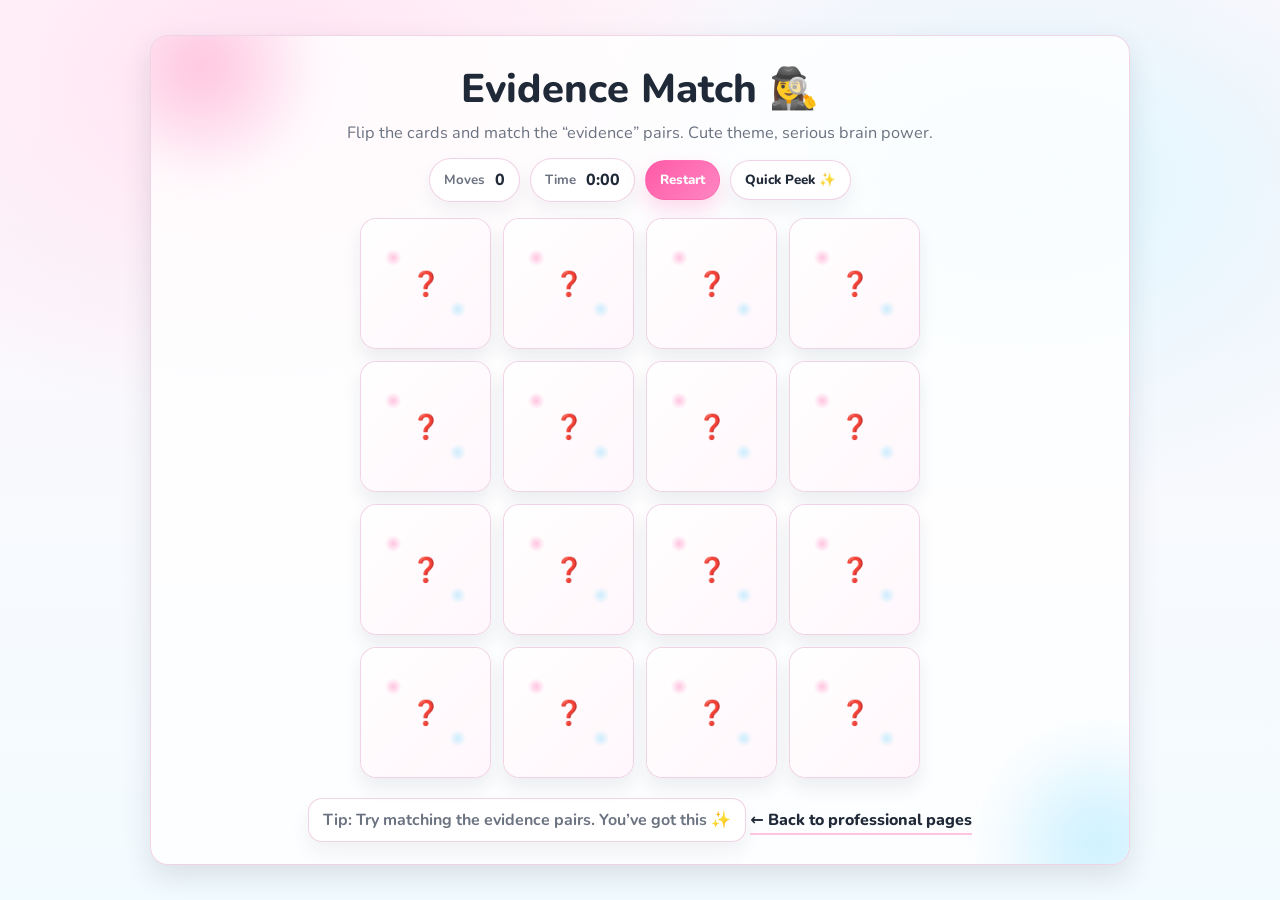
<file: game.html>
<!DOCTYPE html>
<html lang="en">
<head>
  <meta charset="UTF-8" />
  <meta name="viewport" content="width=device-width, initial-scale=1.0" />
  <title>Evidence Match 🕵️‍♀️ | Cute True Crime Memory Game</title>

  <!-- Cute Google Font (optional, safe to remove if you want offline only) -->
  <link rel="preconnect" href="https://fonts.googleapis.com">
  <link rel="preconnect" href="https://fonts.gstatic.com" crossorigin>
  <link href="https://fonts.googleapis.com/css2?family=Nunito:wght@400;600;800&display=swap" rel="stylesheet">

  <style>
    :root{
      --bg1:#fff7fb;
      --bg2:#f2fbff;
      --ink:#1f2937;
      --muted:#6b7280;
      --card:#ffffffcc;
      --border:#f0cfe4;
      --accent:#ff5aa5;
      --accent2:#6ad7ff;
      --shadow: 0 12px 28px rgba(31,41,55,.12);
      --radius: 18px;
    }

    *{ box-sizing:border-box; }
    html{ scroll-behavior:smooth; }
    body{
      margin:0;
      font-family: "Nunito", system-ui, -apple-system, Segoe UI, Roboto, Arial, sans-serif;
      color:var(--ink);
      background:
        radial-gradient(900px 600px at 20% 10%, #ffe3f2 0%, transparent 55%),
        radial-gradient(900px 600px at 80% 20%, #dff6ff 0%, transparent 55%),
        linear-gradient(180deg, var(--bg1), var(--bg2));
      min-height:100vh;
      display:flex;
      align-items:center;
      justify-content:center;
      padding:24px;
      text-align:center;
    }

    .app{
      width:min(980px, 96vw);
      background:var(--card);
      border:1px solid rgba(240,207,228,.9);
      border-radius:var(--radius);
      box-shadow:var(--shadow);
      padding:22px;
      position:relative;
      overflow:hidden;
    }

    /* cute sparkles */
    .app:before, .app:after{
      content:"";
      position:absolute;
      width:280px; height:280px;
      border-radius:50%;
      filter: blur(18px);
      opacity:.35;
      z-index:0;
    }
    .app:before{
      background: radial-gradient(circle, var(--accent) 0%, transparent 60%);
      top:-110px; left:-90px;
    }
    .app:after{
      background: radial-gradient(circle, var(--accent2) 0%, transparent 60%);
      bottom:-120px; right:-110px;
    }

    .content{ position:relative; z-index:1; }

    h1{
      margin:4px 0 6px;
      font-size: clamp(26px, 3.6vw, 40px);
      font-weight:800;
      letter-spacing:.2px;
    }
    .subtitle{
      margin:0 auto 14px;
      max-width: 62ch;
      color:var(--muted);
      font-size: 1.02rem;
    }

    .topbar{
      display:flex;
      gap:10px;
      flex-wrap:wrap;
      align-items:center;
      justify-content:center;
      margin:14px 0 16px;
    }

    .pill{
      background:#fff;
      border:1px solid rgba(240,207,228,.9);
      border-radius:999px;
      padding:10px 14px;
      display:flex;
      align-items:center;
      gap:10px;
      box-shadow: 0 8px 18px rgba(31,41,55,.06);
      font-weight:700;
    }
    .pill span{
      font-weight:800;
      color:var(--ink);
    }
    .pill small{
      color:var(--muted);
      font-weight:700;
    }

    button{
      font-family:inherit;
      border:none;
      cursor:pointer;
    }

    .btn{
      border-radius:999px;
      padding:10px 14px;
      font-weight:800;
      background: linear-gradient(135deg, var(--accent), #ff86c2);
      color:white;
      box-shadow: 0 10px 20px rgba(255,90,165,.22);
      border:1px solid rgba(255,90,165,.25);
      transition: transform .12s ease, filter .12s ease;
    }
    .btn:hover{ transform: translateY(-1px); filter: brightness(1.02); }
    .btn:active{ transform: translateY(0px); }

    .btn-ghost{
      background: #ffffff;
      color: var(--ink);
      border:1px solid rgba(240,207,228,.9);
      box-shadow: 0 10px 20px rgba(31,41,55,.06);
    }

    .board{
      display:grid;
      grid-template-columns: repeat(4, minmax(0, 1fr));
      gap:12px;
      margin: 10px auto 8px;
      width: min(560px, 94%);
    }
    @media (max-width: 520px){
      .board{ grid-template-columns: repeat(3, minmax(0, 1fr)); }
    }

    .card{
      aspect-ratio: 1 / 1;
      border-radius: 16px;
      border: 1px solid rgba(240,207,228,.9);
      background: rgba(255,255,255,.85);
      box-shadow: 0 10px 18px rgba(31,41,55,.08);
      position:relative;
      transform-style: preserve-3d;
      transition: transform .28s ease;
      user-select:none;
      outline:none;
    }
    .card:focus{
      box-shadow: 0 0 0 4px rgba(106,215,255,.35), 0 10px 18px rgba(31,41,55,.08);
    }

    .card-inner{
      position:absolute; inset:0;
      display:grid;
      place-items:center;
      font-size: clamp(26px, 3.8vw, 40px);
      border-radius: 16px;
      backface-visibility: hidden;
    }

    .front{
      transform: rotateY(180deg);
      background: rgba(255,255,255,.92);
    }

    .back{
      background:
        radial-gradient(14px 14px at 25% 30%, rgba(255,90,165,.35) 0%, transparent 60%),
        radial-gradient(14px 14px at 75% 70%, rgba(106,215,255,.35) 0%, transparent 60%),
        linear-gradient(135deg, #fff, #fff6fb);
      font-size: 24px;
    }

    .card.flipped{ transform: rotateY(180deg); }
    .card.matched{
      border-color: rgba(106,215,255,.8);
      box-shadow: 0 10px 22px rgba(106,215,255,.16);
    }

    .hint{
      margin:10px 0 0;
      color:var(--muted);
      font-size:.95rem;
    }

    .toast{
      margin: 12px auto 0;
      display:inline-block;
      padding:10px 14px;
      border-radius:14px;
      background:#fff;
      border:1px solid rgba(240,207,228,.9);
      box-shadow: 0 10px 20px rgba(31,41,55,.06);
      color:var(--muted);
      font-weight:700;
    }

    /* Win modal */
    .modal{
      position:fixed; inset:0;
      display:none;
      align-items:center;
      justify-content:center;
      padding:20px;
      background: rgba(17,24,39,.25);
      backdrop-filter: blur(6px);
      z-index:50;
    }
    .modal.show{ display:flex; }

    .modal-card{
      width:min(520px, 92vw);
      background:#fff;
      border-radius:22px;
      border:1px solid rgba(240,207,228,.9);
      box-shadow: 0 18px 40px rgba(31,41,55,.22);
      padding:18px;
      text-align:center;
    }
    .modal-card h2{
      margin:6px 0 6px;
      font-size: 1.6rem;
      font-weight:800;
    }
    .modal-card p{ margin:0 0 14px; color:var(--muted); font-weight:700; }

    .modal-actions{
      display:flex;
      justify-content:center;
      gap:10px;
      flex-wrap:wrap;
      margin-top:10px;
    }

    a.backlink{
      display:inline-block;
      margin-top: 14px;
      color: var(--ink);
      font-weight:800;
      text-decoration:none;
      border-bottom: 2px solid rgba(255,90,165,.35);
      padding-bottom:2px;
    }
    a.backlink:hover{
      border-bottom-color: rgba(255,90,165,.7);
    }
  </style>
</head>

<body>
  <div class="app" role="application" aria-label="Evidence Match Memory Game">
    <div class="content">
      <h1>Evidence Match 🕵️‍♀️</h1>
      <p class="subtitle">
        Flip the cards and match the “evidence” pairs. Cute theme, serious brain power.
      </p>

      <div class="topbar">
        <div class="pill" aria-live="polite"><small>Moves</small> <span id="moves">0</span></div>
        <div class="pill" aria-live="polite"><small>Time</small> <span id="time">0:00</span></div>
        <button class="btn" id="restartBtn" type="button">Restart</button>
        <button class="btn btn-ghost" id="peekBtn" type="button" title="Shows all cards briefly">
          Quick Peek ✨
        </button>
      </div>

      <div class="board" id="board" aria-label="Game board"></div>

      <div class="toast" id="status">
        Tip: Use keyboard too — Tab to a card, Enter/Space to flip.
      </div>

      <!-- Optional link back to your professional pages -->
      <a class="backlink" href="index.html">← Back to professional pages</a>
    </div>
  </div>

  <!-- Win Modal -->
  <div class="modal" id="winModal" aria-hidden="true">
    <div class="modal-card">
      <div style="font-size:40px;">🎀🔎🎉</div>
      <h2>Case Closed!</h2>
      <p id="winText">You matched everything.</p>
      <div class="modal-actions">
        <button class="btn" id="playAgainBtn" type="button">Play Again</button>
        <button class="btn btn-ghost" id="closeModalBtn" type="button">Close</button>
      </div>
    </div>
  </div>

  <script>
    // -----------------------------
    // Cute True Crime Evidence Match
    // -----------------------------

    const boardEl = document.getElementById("board");
    const movesEl = document.getElementById("moves");
    const timeEl  = document.getElementById("time");
    const statusEl = document.getElementById("status");

    const restartBtn = document.getElementById("restartBtn");
    const peekBtn = document.getElementById("peekBtn");

    const winModal = document.getElementById("winModal");
    const winText = document.getElementById("winText");
    const playAgainBtn = document.getElementById("playAgainBtn");
    const closeModalBtn = document.getElementById("closeModalBtn");

    // 8 pairs = 16 cards (nice for a 4x4 board)
    const EVIDENCE = ["🔎","📁","🧤","🕵️‍♀️","🧬","📌","🗝️","🧾"];

    let firstCard = null;
    let secondCard = null;
    let lockBoard = false;

    let moves = 0;
    let matches = 0;

    let timerId = null;
    let startTime = null;
    let timerRunning = false;

    function shuffle(array){
      for(let i = array.length - 1; i > 0; i--){
        const j = Math.floor(Math.random() * (i + 1));
        [array[i], array[j]] = [array[j], array[i]];
      }
      return array;
    }

    function formatTime(ms){
      const totalSec = Math.floor(ms / 1000);
      const min = Math.floor(totalSec / 60);
      const sec = totalSec % 60;
      return `${min}:${String(sec).padStart(2,"0")}`;
    }

    function startTimer(){
      if (timerRunning) return;
      timerRunning = true;
      startTime = Date.now();
      timerId = setInterval(() => {
        timeEl.textContent = formatTime(Date.now() - startTime);
      }, 250);
    }

    function stopTimer(){
      timerRunning = false;
      clearInterval(timerId);
      timerId = null;
    }

    function setStatus(msg){
      statusEl.textContent = msg;
    }

    function createCard(symbol){
      const card = document.createElement("button");
      card.className = "card";
      card.type = "button";
      card.setAttribute("aria-label", "Hidden card");
      card.dataset.symbol = symbol;

      const back = document.createElement("div");
      back.className = "card-inner back";
      back.textContent = "❓";

      const front = document.createElement("div");
      front.className = "card-inner front";
      front.textContent = symbol;

      card.appendChild(back);
      card.appendChild(front);

      // Click + keyboard support
      card.addEventListener("click", () => flipCard(card));
      card.addEventListener("keydown", (e) => {
        if (e.key === "Enter" || e.key === " ") {
          e.preventDefault();
          flipCard(card);
        }
      });

      return card;
    }

    function buildBoard(){
      boardEl.innerHTML = "";

      const deck = shuffle([...EVIDENCE, ...EVIDENCE]); // 16 cards
      deck.forEach(symbol => boardEl.appendChild(createCard(symbol)));

      // reset state
      firstCard = null;
      secondCard = null;
      lockBoard = false;
      moves = 0;
      matches = 0;
      movesEl.textContent = moves;

      stopTimer();
      timeEl.textContent = "0:00";

      setStatus("Tip: Try matching the evidence pairs. You’ve got this ✨");
    }

    function flipCard(card){
      if (lockBoard) return;
      if (card.classList.contains("flipped")) return;
      if (card.classList.contains("matched")) return;

      startTimer();

      card.classList.add("flipped");
      card.setAttribute("aria-label", `Card: ${card.dataset.symbol}`);

      if (!firstCard){
        firstCard = card;
        setStatus("Nice! Now find its match.");
        return;
      }

      secondCard = card;
      lockBoard = true;

      moves++;
      movesEl.textContent = moves;

      checkMatch();
    }

    function checkMatch(){
      const isMatch = firstCard.dataset.symbol === secondCard.dataset.symbol;

      if (isMatch){
        firstCard.classList.add("matched");
        secondCard.classList.add("matched");
        matches++;

        setStatus("Match found! 🔎✨ Keep going!");

        resetTurn();

        if (matches === EVIDENCE.length){
          // Win!
          setTimeout(showWin, 450);
        }
      } else {
        setStatus("Not a match—try again 💗");
        setTimeout(() => {
          firstCard.classList.remove("flipped");
          secondCard.classList.remove("flipped");
          firstCard.setAttribute("aria-label", "Hidden card");
          secondCard.setAttribute("aria-label", "Hidden card");
          resetTurn();
        }, 750);
      }
    }

    function resetTurn(){
      [firstCard, secondCard] = [null, null];
      lockBoard = false;
    }

    function showWin(){
      stopTimer();
      const finalTime = timeEl.textContent;
      winText.textContent = `You solved the case in ${moves} moves and ${finalTime}. 🎉`;
      winModal.classList.add("show");
      winModal.setAttribute("aria-hidden", "false");
    }

    function closeWin(){
      winModal.classList.remove("show");
      winModal.setAttribute("aria-hidden", "true");
    }

    function quickPeek(){
      if (lockBoard) return;
      const cards = [...document.querySelectorAll(".card")];
      lockBoard = true;

      cards.forEach(c => {
        if (!c.classList.contains("matched")) c.classList.add("flipped");
      });

      setStatus("Quick peek! Memorize fast ✨");

      setTimeout(() => {
        cards.forEach(c => {
          if (!c.classList.contains("matched")) c.classList.remove("flipped");
        });
        lockBoard = false;
        setStatus("Okay! Now match the evidence 💗");
      }, 900);
    }

    // Buttons
    restartBtn.addEventListener("click", buildBoard);
    peekBtn.addEventListener("click", quickPeek);
    playAgainBtn.addEventListener("click", () => { closeWin(); buildBoard(); });
    closeModalBtn.addEventListener("click", closeWin);

    // Close modal on background click
    winModal.addEventListener("click", (e) => {
      if (e.target === winModal) closeWin();
    });

    // Init
    buildBoard();
  </script>
</body>
</html>
</file>
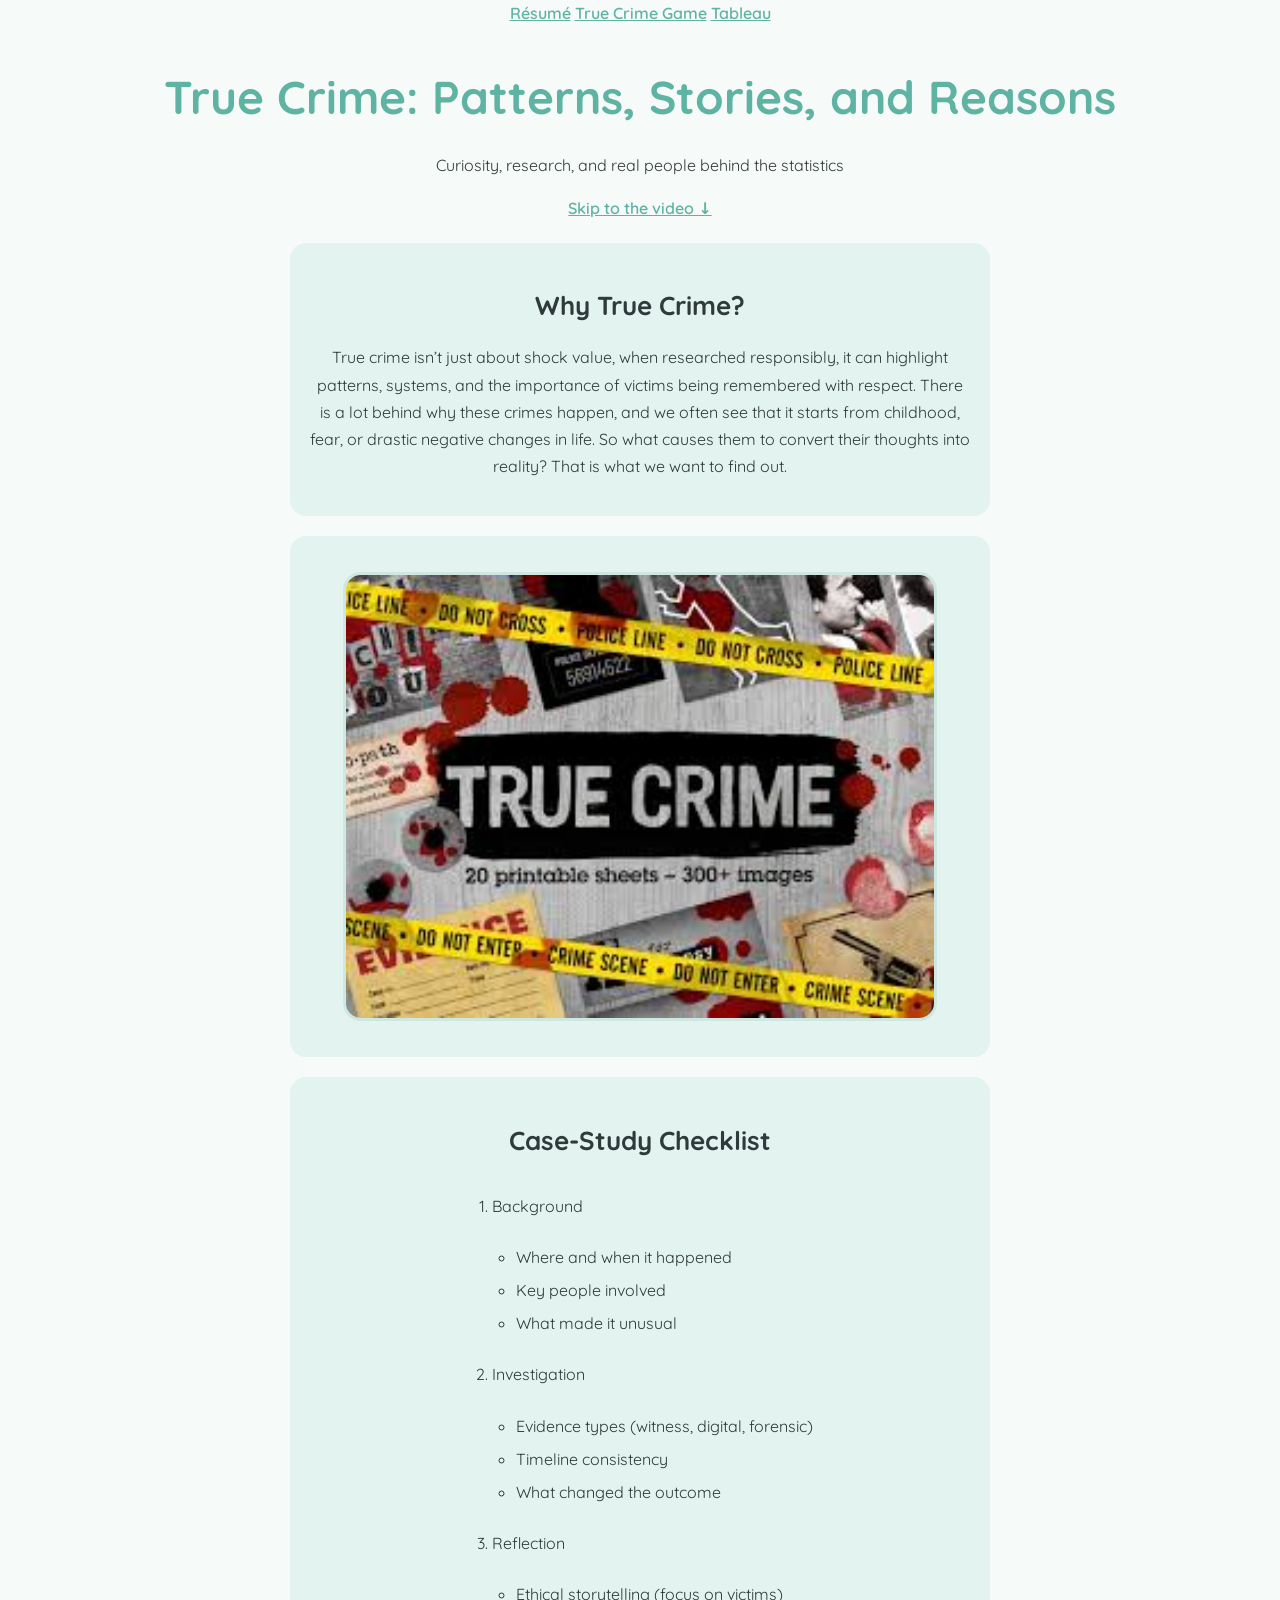
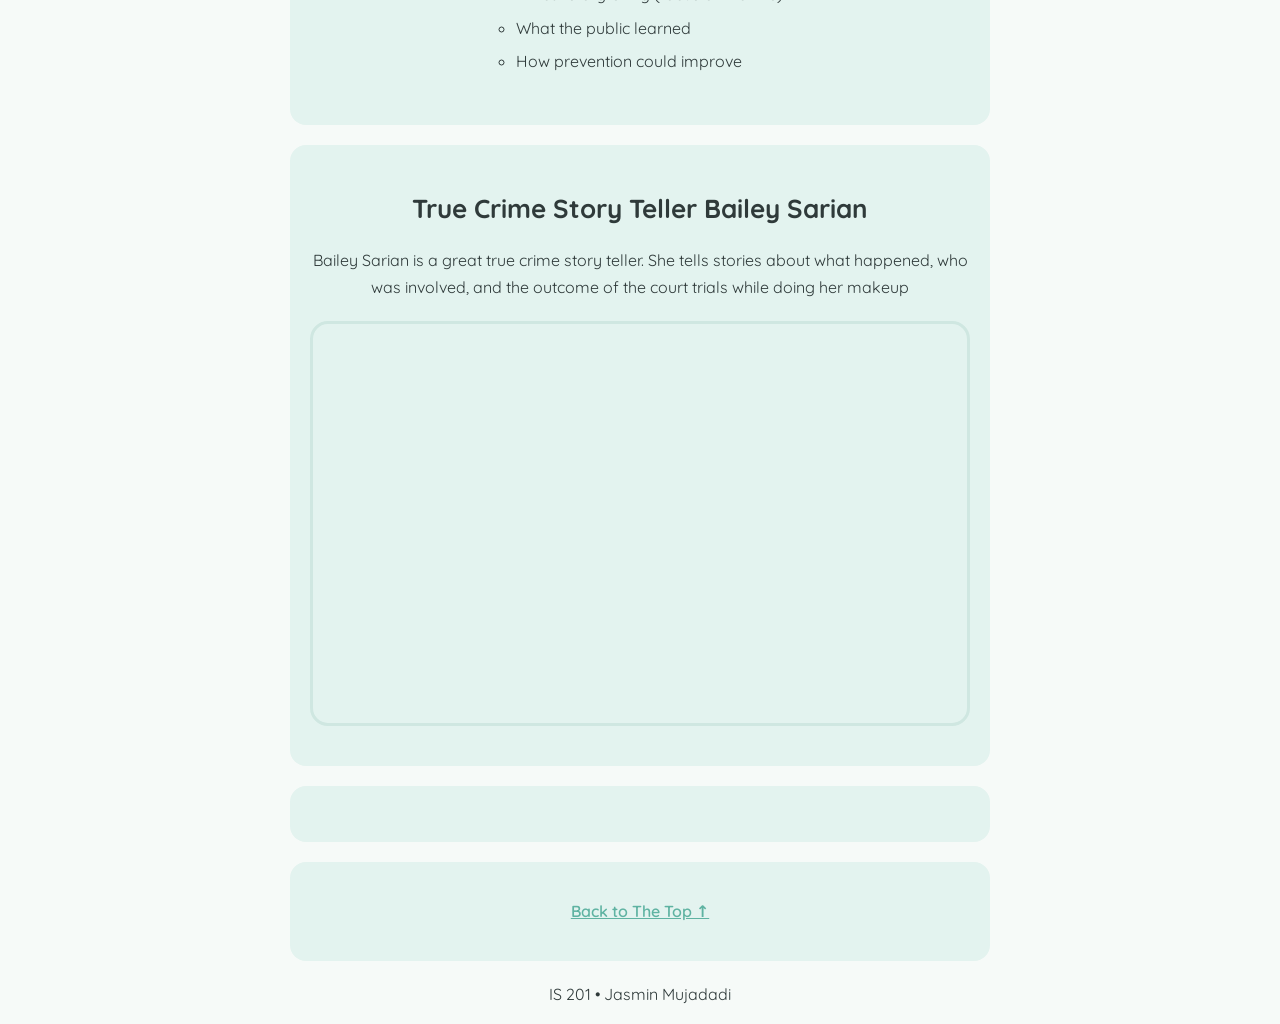
<file: scratch.html>
<!doctype html>
<html lang="en">
<head>
  <meta charset="UTF-8" />
  <meta name="viewport" content="width=device-width, initial-scale=1" />
  <title>True Crime</title>

  <!-- Link to your custom stylesheet -->
   <link href="css/scratch.css" rel="stylesheet" />
   <link rel="preconnect" href="https://fonts.googleapis.com">
<link rel="preconnect" href="https://fonts.gstatic.com" crossorigin>
<link href="https://fonts.googleapis.com/css2?family=Quicksand:wght@400;600;700&display=swap" rel="stylesheet">
<link rel="stylesheet" href="scratch.css">

</head>

<body>
  <!-- DIV #1: Page wrapper -->
  <div class="page">

    <!-- Top Nav (links back to your professional pages) -->
    <div class="topbar">
      <div class="topbar-inner">
        <!--<a class="brand" href="#top">Jasmin Mujadadi</a>-->
        <div class="navlinks">
          <a href="index.html">Résumé</a>
          <a href="game.html">True Crime Game</a>
          <a href="#tableau">Tableau</a>
          <!--LINKS
        </div>
      </div>
    </div>

    <!-DIV #2: Hero section -->
    <div id="top" class="hero">
      <h1>True Crime: Patterns, Stories, and Reasons</h1>
      <p class="subtitle">Curiosity, research, and real people behind the statistics</p>

      <!-- On-page anchor link -->
      <a class="button" href="#watch">Skip to the video ↓</a>
    </div>

    <!-- DIV #3: Main content -->
    <div class="content">

      <div class="card">
        <h2>Why True Crime?</h2>
        <p>
          True crime isn’t just about shock value, when researched responsibly, it can highlight patterns,
          systems, and the importance of victims being remembered with respect. There is a lot behind why these crimes happen, and we often see that it starts from childhood, fear, or drastic negative changes in life. So what causes them to convert their thoughts into reality? That is what we want to find out. 
        </p>
      </div>
        <div class="card">
        <img src = "img/truecrime.jpeg" alt = "True Crime" class = "page-image" width="600">
      </div>

      <div class="card">
        <h2>Case-Study Checklist</h2>

        <!-- Ordered list with unordered list inside -->
        <ol>
          <li>Background</li>
            <ul>
              <li>Where and when it happened</li>
              <li>Key people involved</li>
              <li>What made it unusual</li>
            </ul>
          </li>
          <li>
            Investigation</li>
            <ul>
              <li>Evidence types (witness, digital, forensic)</li>
              <li>Timeline consistency</li>
              <li>What changed the outcome</li>
            </ul>
          
          <li>
            Reflection</li>
            <ul>
              <li>Ethical storytelling (focus on victims)</li>
              <li>What the public learned</li>
              <li>How prevention could improve</li>
            </ul>
          
        </ol>
      </div>

      <div id="watch" class="card">
        <h2>True Crime Story Teller Bailey Sarian</h2>
        <p class="muted">
          Bailey Sarian is a great true crime story teller. She tells stories about what happened, who was involved, and the outcome of the court trials while doing her makeup 
        </p>

        <div class="video-wrap">
          <iframe
            src="https://www.youtube.com/embed/UbnulKZg3L8"
            title="Bailey Sarian - Chris Watts | Murder, Mystery & Makeup"
            frameborder="0"
            allow="accelerometer; autoplay; clipboard-write; encrypted-media; gyroscope; picture-in-picture; web-share"
            allowfullscreen>
          </iframe>
        </div>
      </div>

      <div id="tableau" class="card">
        <p class="muted">
        </p>

        <!-- Tableau embed (public) -->
        <div class="tableau-wrap">
          <div class="tableauPlaceholder" id="viz1700000000000" style="position: relative;">
            <noscript>
              <a href="#">
                <img alt="Crime dashboard (Tableau Public)"
                  src="https://public.tableau.com/static/images/Cr/CRIMEANALYSIS_17059216548310/Dashboard1/1_rss.png"
                  style="border: none;" />
              </a>
            </noscript>
            <object class="tableauViz" style="display:none;">
              <param name="host_url" value="https%3A%2F%2Fpublic.tableau.com%2F" />
              <param name="embed_code_version" value="3" />
              <param name="site_root" value="" />
              <param name="name" value="CRIMEANALYSIS_17059216548310/Dashboard1" />
              <param name="tabs" value="no" />
              <param name="toolbar" value="yes" />
              <param name="showVizHome" value="no" />
            </object>
          </div>
        </div>

       
      </div>

      <div class="card">
        <p><a href="#top">Back to The Top ↑</a></p>
      </div>

    </div>

    <div class="footer">
      <p>IS 201 • Jasmin Mujadadi</p>
    </div>
  </div>

  <!-- Tableau embed script -->
  <script type="text/javascript">
    var divElement = document.getElementById('viz1700000000000');
    var vizElement = divElement.getElementsByTagName('object')[0];
    vizElement.style.width = '100%';
    vizElement.style.height = '700px';
    var scriptElement = document.createElement('script');
    scriptElement.src = 'https://public.tableau.com/javascripts/api/viz_v1.js';
    vizElement.parentNode.insertBefore(scriptElement, vizElement);
  </script>
</body>
</html>
</file>
<file: css/scratch.css>
/* =========================
   Google Font (Cute + Clean)
   ========================= */
@import url('https://fonts.googleapis.com/css2?family=Quicksand:wght@400;500;600;700&display=swap');

/* =========================
   Color Palette
   ========================= */
:root {
  --bg: #f6faf8;            /* soft mint background */
  --card: #ffffff;          /* clean white cards */
  --accent: #5fb3a2;        /* bolder sage/teal accent */
  --accent-light: #e3f3ef;  /* light accent background */
  --text: #2f3a3a;          /* readable dark teal-gray */
  --muted: #6f8f88;         /* soft muted text */
  --border: #cfe7e1;        /* subtle borders */
}

/* =========================
   Global Styles
   ========================= */
* {
  box-sizing: border-box;
}

html {
  scroll-behavior: smooth;
}

body {
  margin: 0;
  background-color: var(--bg);
  color: var(--text);
  font-family: 'Quicksand', system-ui, sans-serif;
  line-height: 1.7;
  text-align: center; /* CENTER ALL TEXT */
}

/* =========================
   Layout
   ========================= */
.container {
  width: min(900px, 92%);
  margin: 0 auto;
  padding: 20px 0;
}

/* =========================
   Navigation
   ========================= */
.nav {
  background-color: var(--card);
  border-bottom: 2px solid var(--border);
  position: sticky;
  top: 0;
  z-index: 10;
}

.nav-inner {
  display: flex;
  justify-content: center;
  align-items: center;
  gap: 20px;
  padding: 16px 0;
}

.nav a {
  text-decoration: none;
  color: var(--accent);
  font-weight: 600;
}

.nav a:hover {
  text-decoration: underline;
}

/* =========================
   Headings
   ========================= */
h1 {
  font-size: clamp(32px, 5vw, 46px);
  margin-bottom: 10px;
  color: var(--accent);
}

h2 {
  font-size: 26px;
  margin-bottom: 12px;
}

h3 {
  font-size: 18px;
  margin-bottom: 8px;
}

/* =========================
   Sections
   ========================= */
.section {
  margin-top: 40px;
  padding: 30px;
  background-color: var(--card);
  border-radius: 18px;
  border: 1px solid var(--border);
}

/* =========================
   Cards / Content Blocks
   ========================= */
.card {
  background-color: var(--accent-light);
  padding: 20px;
  border-radius: 16px;
  margin: 20px auto;
  max-width: 700px;
}

/* =========================
   Lists
   ========================= */
ol, ul {
  display: inline-block; /* keeps lists centered */
  text-align: left;
  margin: 12px auto;
  padding-left: 24px;
}

li {
  margin: 6px 0;
}

/* =========================
   Links
   ========================= */
a {
  color: var(--accent);
  font-weight: 600;
}

a:hover {
  color: #4aa092;
}

/* =========================
   Images
   ========================= */
img {
  max-width: 90%;
  border-radius: 18px;
  margin: 16px auto;
  display: block;
  border: 3px solid var(--border);
}

/* =========================
   Video Embed
   ========================= */
iframe {
  width: 100%;
  max-width: 720px;
  height: 405px;
  border-radius: 18px;
  border: 3px solid var(--border);
  margin: 20px auto;
  display: block;
}

/* =========================
   Tableau Embed Wrapper
   ========================= */
.tableau {
  margin: 30px auto;
  max-width: 800px;
  border-radius: 18px;
  overflow: hidden;
  border: 3px solid var(--border);
}

/* =========================
   Footer
   ========================= */
footer {
  margin: 50px 0 30px;
  font-size: 0.9rem;
  color: var(--muted);
}
</file>
<file: scratch.css>
/* =========================
   Google Font (Cute + Clean)
   ========================= */
@import url('https://fonts.googleapis.com/css2?family=Quicksand:wght@400;500;600;700&display=swap');

/* =========================
   Color Palette
   ========================= */
:root {
  --bg: #f6faf8;            /* soft mint background */
  --card: #ffffff;          /* clean white cards */
  --accent: #5fb3a2;        /* bolder sage/teal accent */
  --accent-light: #e3f3ef;  /* light accent background */
  --text: #2f3a3a;          /* readable dark teal-gray */
  --muted: #6f8f88;         /* soft muted text */
  --border: #cfe7e1;        /* subtle borders */
}

/* =========================
   Global Styles
   ========================= */
* {
  box-sizing: border-box;
}

html {
  scroll-behavior: smooth;
}

body {
  margin: 0;
  background-color: var(--bg);
  color: var(--text);
  font-family: 'Quicksand', system-ui, sans-serif;
  line-height: 1.7;
  text-align: center; /* CENTER ALL TEXT */
}

/* =========================
   Layout
   ========================= */
.container {
  width: min(900px, 92%);
  margin: 0 auto;
  padding: 20px 0;
}

/* =========================
   Navigation
   ========================= */
.nav {
  background-color: var(--card);
  border-bottom: 2px solid var(--border);
  position: sticky;
  top: 0;
  z-index: 10;
}

.nav-inner {
  display: flex;
  justify-content: center;
  align-items: center;
  gap: 20px;
  padding: 16px 0;
}

.nav a {
  text-decoration: none;
  color: var(--accent);
  font-weight: 600;
}

.nav a:hover {
  text-decoration: underline;
}

/* =========================
   Headings
   ========================= */
h1 {
  font-size: clamp(32px, 5vw, 46px);
  margin-bottom: 10px;
  color: var(--accent);
}

h2 {
  font-size: 26px;
  margin-bottom: 12px;
}

h3 {
  font-size: 18px;
  margin-bottom: 8px;
}

/* =========================
   Sections
   ========================= */
.section {
  margin-top: 40px;
  padding: 30px;
  background-color: var(--card);
  border-radius: 18px;
  border: 1px solid var(--border);
}

/* =========================
   Cards / Content Blocks
   ========================= */
.card {
  background-color: var(--accent-light);
  padding: 20px;
  border-radius: 16px;
  margin: 20px auto;
  max-width: 700px;
}

/* =========================
   Lists
   ========================= */
ol, ul {
  display: inline-block; /* keeps lists centered */
  text-align: left;
  margin: 12px auto;
  padding-left: 24px;
}

li {
  margin: 6px 0;
}

/* =========================
   Links
   ========================= */
a {
  color: var(--accent);
  font-weight: 600;
}

a:hover {
  color: #4aa092;
}

/* =========================
   Images
   ========================= */
img {
  max-width: 90%;
  border-radius: 18px;
  margin: 16px auto;
  display: block;
  border: 3px solid var(--border);
}

/* =========================
   Video Embed
   ========================= */
iframe {
  width: 100%;
  max-width: 720px;
  height: 405px;
  border-radius: 18px;
  border: 3px solid var(--border);
  margin: 20px auto;
  display: block;
}

/* =========================
   Tableau Embed Wrapper
   ========================= */
.tableau {
  margin: 30px auto;
  max-width: 800px;
  border-radius: 18px;
  overflow: hidden;
  border: 3px solid var(--border);
}

/* =========================
   Footer
   ========================= */
footer {
  margin: 50px 0 30px;
  font-size: 0.9rem;
  color: var(--muted);
}
</file>
